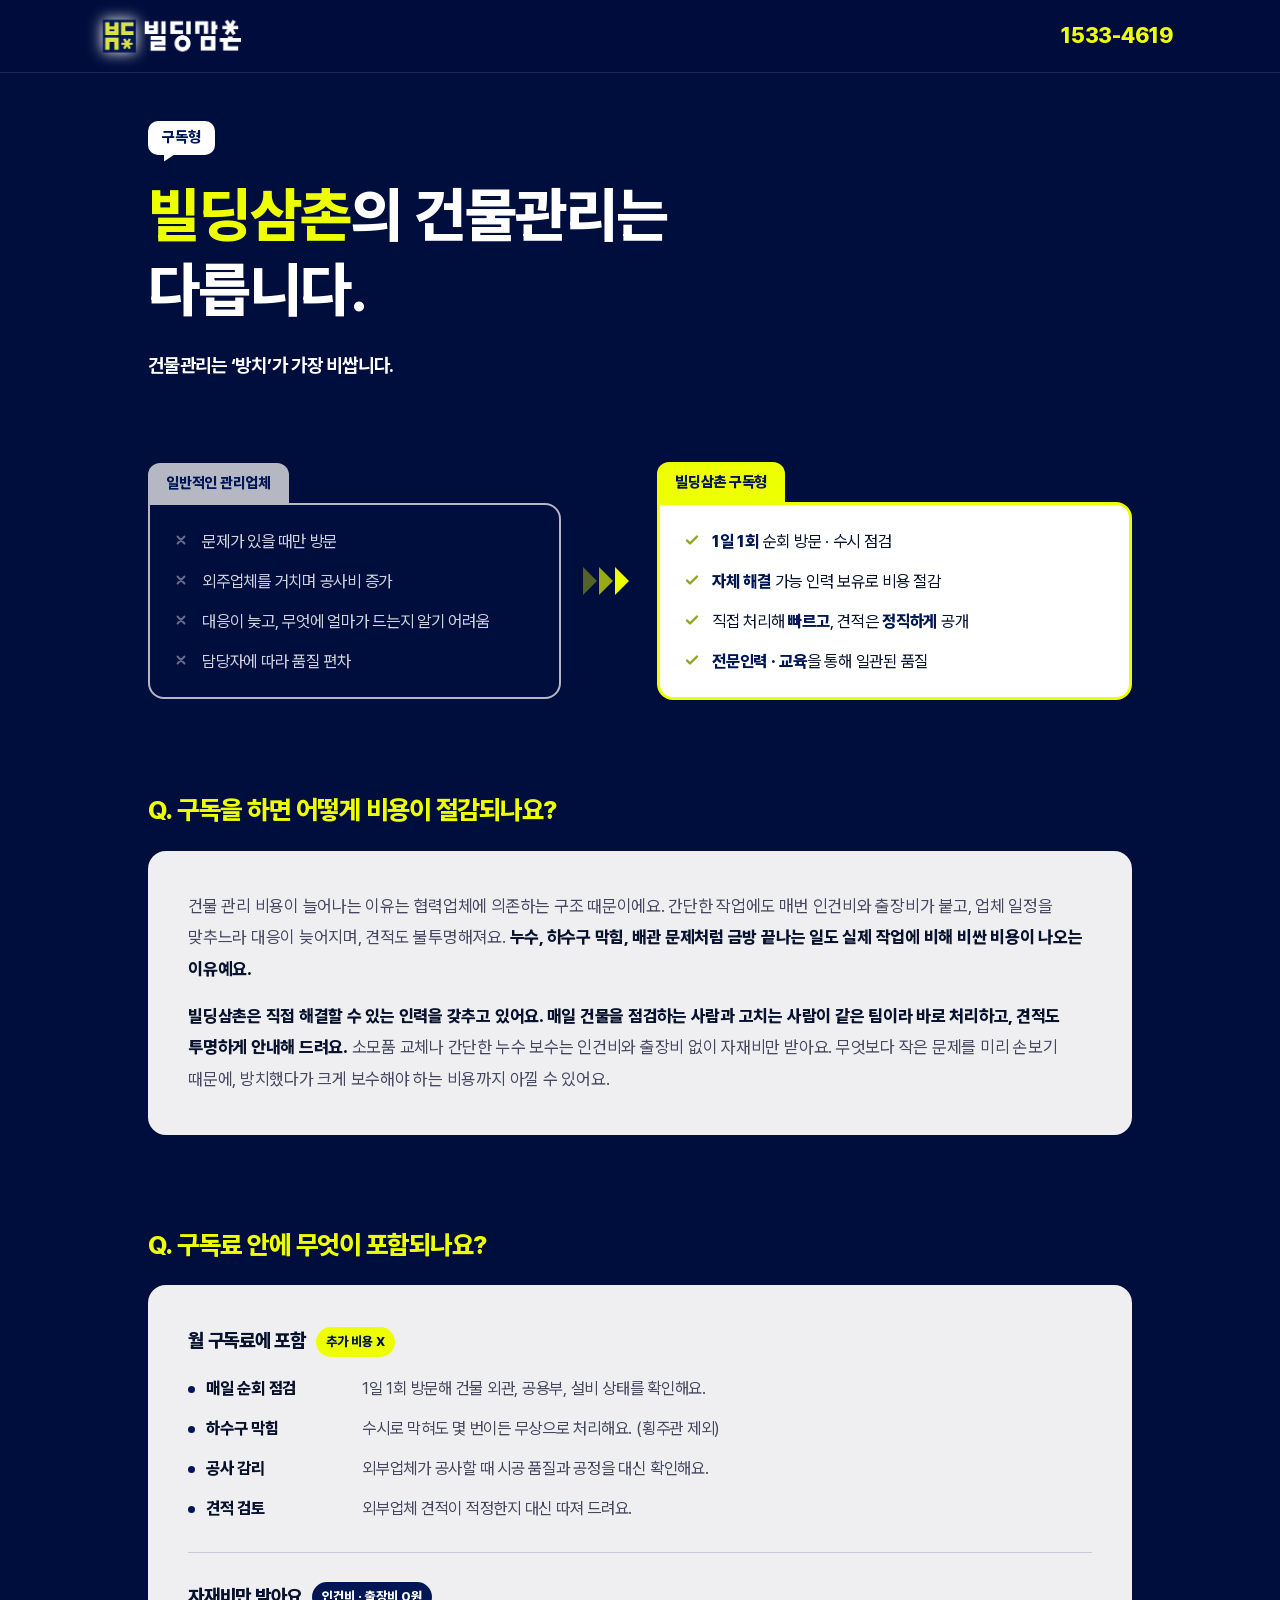
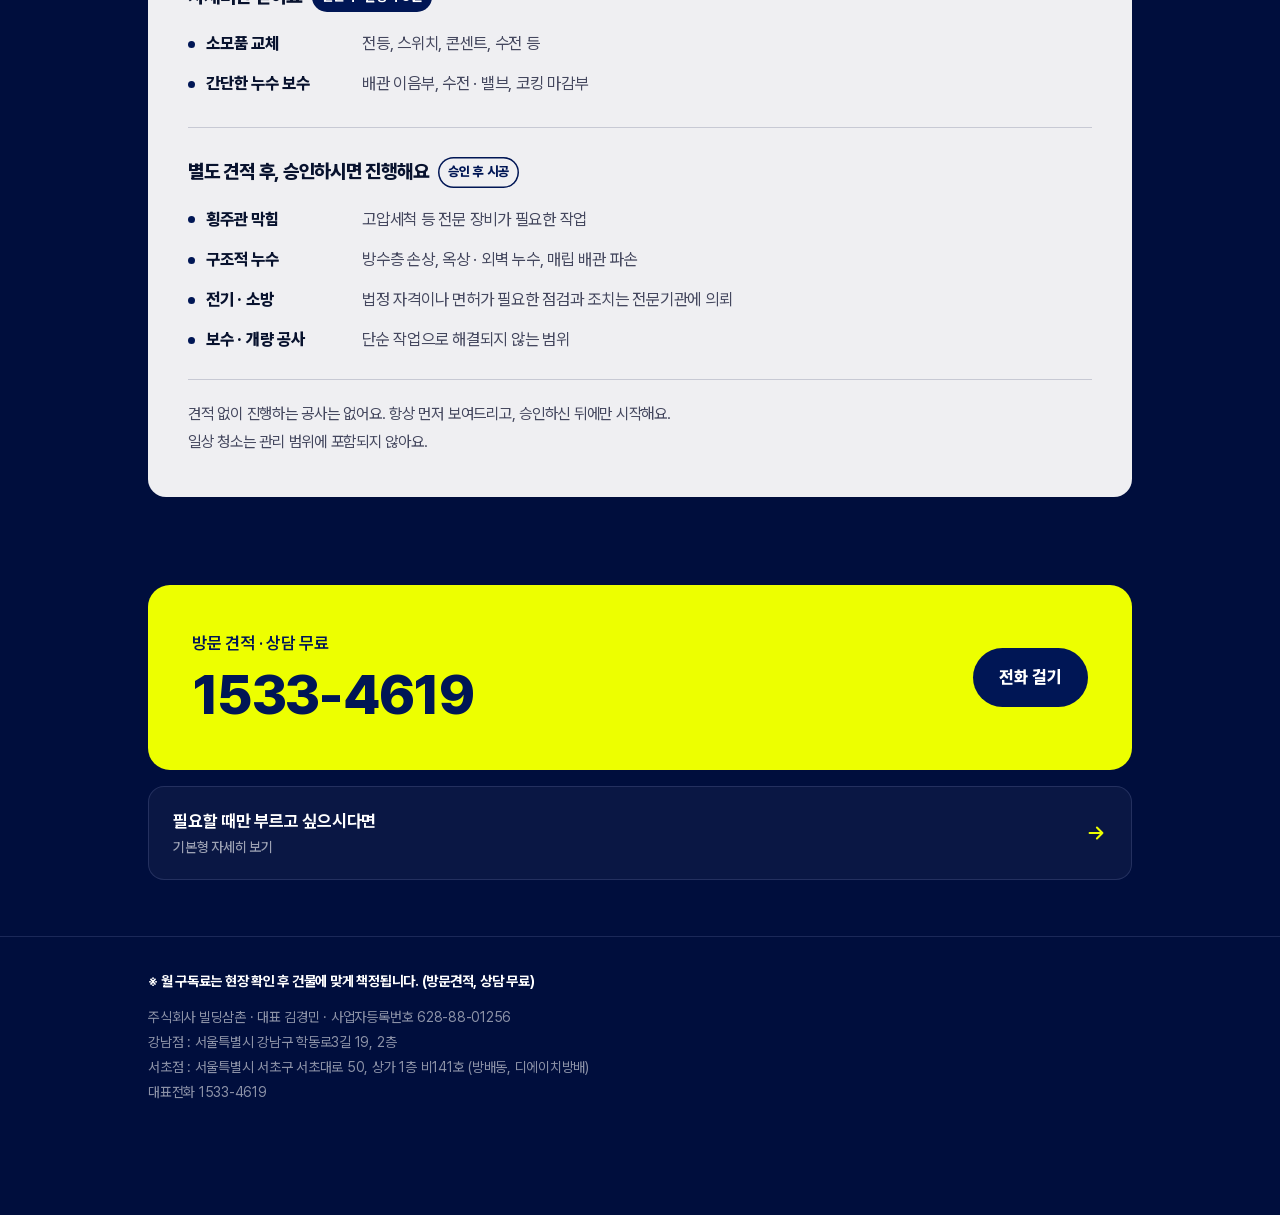
<file: care.html>
<!doctype html>
<html lang="ko">
<head>
<meta charset="utf-8">
<link rel="icon" type="image/png" href="assets/favicon.png">
<link rel="apple-touch-icon" href="assets/apple-touch-icon.png">

<meta name="viewport" content="width=device-width, initial-scale=1, viewport-fit=cover">
<title>전담 관리(구독형) | 빌딩삼촌</title>
<meta name="description" content="문제가 생긴 뒤에 부르는 관리가 아닌, 문제를 미리 막는 관리. 매일 순회 점검부터 하수구 막힘 무상 처리까지. 월 구독료는 현장 확인 후 건물에 맞게 책정됩니다.">
<link rel="canonical" href="https://www.buildingsamchon.com/care.html">
<meta property="og:type" content="website">
<meta property="og:site_name" content="빌딩삼촌">
<meta property="og:url" content="https://www.buildingsamchon.com/care.html">
<meta property="og:title" content="전담 관리(구독형) | 빌딩삼촌">
<meta property="og:description" content="문제가 생긴 뒤에 부르는 관리가 아닌, 문제를 미리 막는 관리. 매일 순회 점검부터 하수구 막힘 무상 처리까지. 월 구독료는 현장 확인 후 건물에 맞게 책정됩니다.">
<meta property="og:image" content="https://www.buildingsamchon.com/og-image.png">
<meta name="theme-color" content="#000E3D">
<link rel="stylesheet" href="assets/sub.css?v=10">
</head>
<body>
<header class="hd"><div class="wrap hd-in">
  <a class="logo" href="index.html" aria-label="빌딩삼촌 홈으로"><img src="assets/logo.png" alt="빌딩삼촌"></a>
  <a class="hd-tel" href="tel:15334619">1533-4619</a>
</div></header>
<main>
<section class="hero"><div class="wrap">
  <span class="tag-bubble">구독형</span>
  <h1><em>빌딩삼촌</em>의 건물관리는<br>다릅니다.</h1>
  <p class="sub"><b>건물관리는 ‘방치’가 가장 비쌉니다.</b></p>
</div></section>
<section class="sec"><div class="wrap">
  <div class="vs rv wait">
    <div class="vs-col o"><span class="vs-tab">일반적인 관리업체</span><div class="vs-body"><ul>
      <li><svg width="14" height="14" viewBox="0 0 16 16" aria-hidden="true"><path d="M4 4l8 8M12 4l-8 8" fill="none" stroke="currentColor" stroke-width="2.2" stroke-linecap="round"/></svg>문제가 있을 때만 방문</li>
      <li><svg width="14" height="14" viewBox="0 0 16 16" aria-hidden="true"><path d="M4 4l8 8M12 4l-8 8" fill="none" stroke="currentColor" stroke-width="2.2" stroke-linecap="round"/></svg>외주업체를 거치며 공사비 증가</li>
      <li><svg width="14" height="14" viewBox="0 0 16 16" aria-hidden="true"><path d="M4 4l8 8M12 4l-8 8" fill="none" stroke="currentColor" stroke-width="2.2" stroke-linecap="round"/></svg>대응이 늦고, 무엇에 얼마가 드는지 알기 어려움</li>
      <li><svg width="14" height="14" viewBox="0 0 16 16" aria-hidden="true"><path d="M4 4l8 8M12 4l-8 8" fill="none" stroke="currentColor" stroke-width="2.2" stroke-linecap="round"/></svg>담당자에 따라 품질 편차</li></ul></div></div>
    <div class="vs-arrow" aria-hidden="true"><svg viewBox="0 0 56 36"><path d="M2 4l14 14L2 32z" fill="currentColor" opacity=".35"/><path d="M18 4l14 14-14 14z" fill="currentColor" opacity=".65"/><path d="M34 4l14 14-14 14z" fill="currentColor"/></svg></div>
    <div class="vs-col u"><span class="vs-tab">빌딩삼촌 구독형</span><div class="vs-body"><ul>
      <li><svg width="16" height="16" viewBox="0 0 16 16" aria-hidden="true"><path d="M3 8.5l3 3 7-7" fill="none" stroke="currentColor" stroke-width="2.4" stroke-linecap="round" stroke-linejoin="round"/></svg><span><b>1일 1회</b> 순회 방문 · 수시 점검</span></li>
      <li><svg width="16" height="16" viewBox="0 0 16 16" aria-hidden="true"><path d="M3 8.5l3 3 7-7" fill="none" stroke="currentColor" stroke-width="2.4" stroke-linecap="round" stroke-linejoin="round"/></svg><span><b>자체 해결</b> 가능 인력 보유로 비용 절감</span></li>
      <li><svg width="16" height="16" viewBox="0 0 16 16" aria-hidden="true"><path d="M3 8.5l3 3 7-7" fill="none" stroke="currentColor" stroke-width="2.4" stroke-linecap="round" stroke-linejoin="round"/></svg><span>직접 처리해 <b>빠르고</b>, 견적은 <b>정직하게</b> 공개</span></li>
      <li><svg width="16" height="16" viewBox="0 0 16 16" aria-hidden="true"><path d="M3 8.5l3 3 7-7" fill="none" stroke="currentColor" stroke-width="2.4" stroke-linecap="round" stroke-linejoin="round"/></svg><span><b>전문인력 · 교육</b>을 통해 일관된 품질</span></li></ul></div></div>
  </div>
</div></section>
<section class="sec"><div class="wrap">
  <h2 class="q rv wait">Q. 구독을 하면 어떻게 비용이 절감되나요?</h2>
  <div class="box rv wait">
    <p>건물 관리 비용이 늘어나는 이유는 협력업체에 의존하는 구조 때문이에요. 간단한 작업에도 매번 인건비와 출장비가 붙고, 업체 일정을 맞추느라 대응이 늦어지며, 견적도 불투명해져요. <b>누수, 하수구 막힘, 배관 문제처럼 금방 끝나는 일도 실제 작업에 비해 비싼 비용이 나오는 이유예요.</b></p>
    <p><b>빌딩삼촌은 직접 해결할 수 있는 인력을 갖추고 있어요. 매일 건물을 점검하는 사람과 고치는 사람이 같은 팀이라 바로 처리하고, 견적도 투명하게 안내해 드려요.</b> 소모품 교체나 간단한 누수 보수는 인건비와 출장비 없이 자재비만 받아요. 무엇보다 작은 문제를 미리 손보기 때문에, 방치했다가 크게 보수해야 하는 비용까지 아낄 수 있어요.</p>
  </div>
</div></section>
<section class="sec"><div class="wrap">
  <h2 class="q rv wait">Q. 구독료 안에 무엇이 포함되나요?</h2>
  <div class="box rv wait">
    <div class="tier"><h3>월 구독료에 포함<span class="chip y">추가 비용 X</span></h3><ul><li><b>매일 순회 점검</b><span>1일 1회 방문해 건물 외관, 공용부, 설비 상태를 확인해요.</span></li><li><b>하수구 막힘</b><span>수시로 막혀도 몇 번이든 무상으로 처리해요. (횡주관 제외)</span></li><li><b>공사 감리</b><span>외부업체가 공사할 때 시공 품질과 공정을 대신 확인해요.</span></li><li><b>견적 검토</b><span>외부업체 견적이 적정한지 대신 따져 드려요.</span></li></ul></div><div class="tier"><h3>자재비만 받아요<span class="chip ">인건비 · 출장비 0원</span></h3><ul><li><b>소모품 교체</b><span>전등, 스위치, 콘센트, 수전 등</span></li><li><b>간단한 누수 보수</b><span>배관 이음부, 수전 · 밸브, 코킹 마감부</span></li></ul></div><div class="tier"><h3>별도 견적 후, 승인하시면 진행해요<span class="chip o">승인 후 시공</span></h3><ul><li><b>횡주관 막힘</b><span>고압세척 등 전문 장비가 필요한 작업</span></li><li><b>구조적 누수</b><span>방수층 손상, 옥상 · 외벽 누수, 매립 배관 파손</span></li><li><b>전기 · 소방</b><span>법정 자격이나 면허가 필요한 점검과 조치는 전문기관에 의뢰</span></li><li><b>보수 · 개량 공사</b><span>단순 작업으로 해결되지 않는 범위</span></li></ul></div>
    <p class="fine">견적 없이 진행하는 공사는 없어요. 항상 먼저 보여드리고, 승인하신 뒤에만 시작해요.<br>일상 청소는 관리 범위에 포함되지 않아요.</p>
  </div>
</div></section>
<section class="cta"><div class="wrap">
  <div class="cta-card rv wait"><div><p>방문 견적 · 상담 무료</p><a class="tel" href="tel:15334619">1533-4619</a></div><a class="btn" href="tel:15334619">전화 걸기</a></div>
  <a class="cross rv wait" href="repair.html"><span>필요할 때만 부르고 싶으시다면<small>기본형 자세히 보기</small></span><svg width="22" height="22" viewBox="0 0 24 24" aria-hidden="true"><path d="M5 12h14M13 6l6 6-6 6" fill="none" stroke="currentColor" stroke-width="2.2" stroke-linecap="round" stroke-linejoin="round"/></svg></a>
</div></section>
</main>
<footer class="ft"><div class="wrap">
  <p class="note2">※ 월 구독료는 현장 확인 후 건물에 맞게 책정됩니다. (방문견적, 상담 무료)</p>
  <p>주식회사 빌딩삼촌 · 대표 김경민 · 사업자등록번호 628-88-01256</p>
  <p>강남점 : 서울특별시 강남구 학동로3길 19, 2층</p>
  <p>서초점 : 서울특별시 서초구 서초대로 50, 상가 1층 비141호 (방배동, 디에이치방배)</p>
  <p>대표전화 1533-4619</p>
</div></footer>
<a class="mcall" href="tel:15334619">전화 상담 1533-4619</a>
<script>
(function(){
  var els=[].slice.call(document.querySelectorAll('.rv'));
  if(!('IntersectionObserver' in window)||matchMedia('(prefers-reduced-motion: reduce)').matches){els.forEach(function(e){e.classList.remove('wait')});return;}
  els.forEach(function(e){if(e.getBoundingClientRect().top<innerHeight*.92)e.classList.remove('wait')});
  var io=new IntersectionObserver(function(en){en.forEach(function(x){if(x.isIntersecting){x.target.classList.remove('wait');io.unobserve(x.target)}})},{rootMargin:'0px 0px -8% 0px'});
  els.forEach(function(e){if(e.classList.contains('wait'))io.observe(e)});
})();
</script>
</body>
</html>
</file>
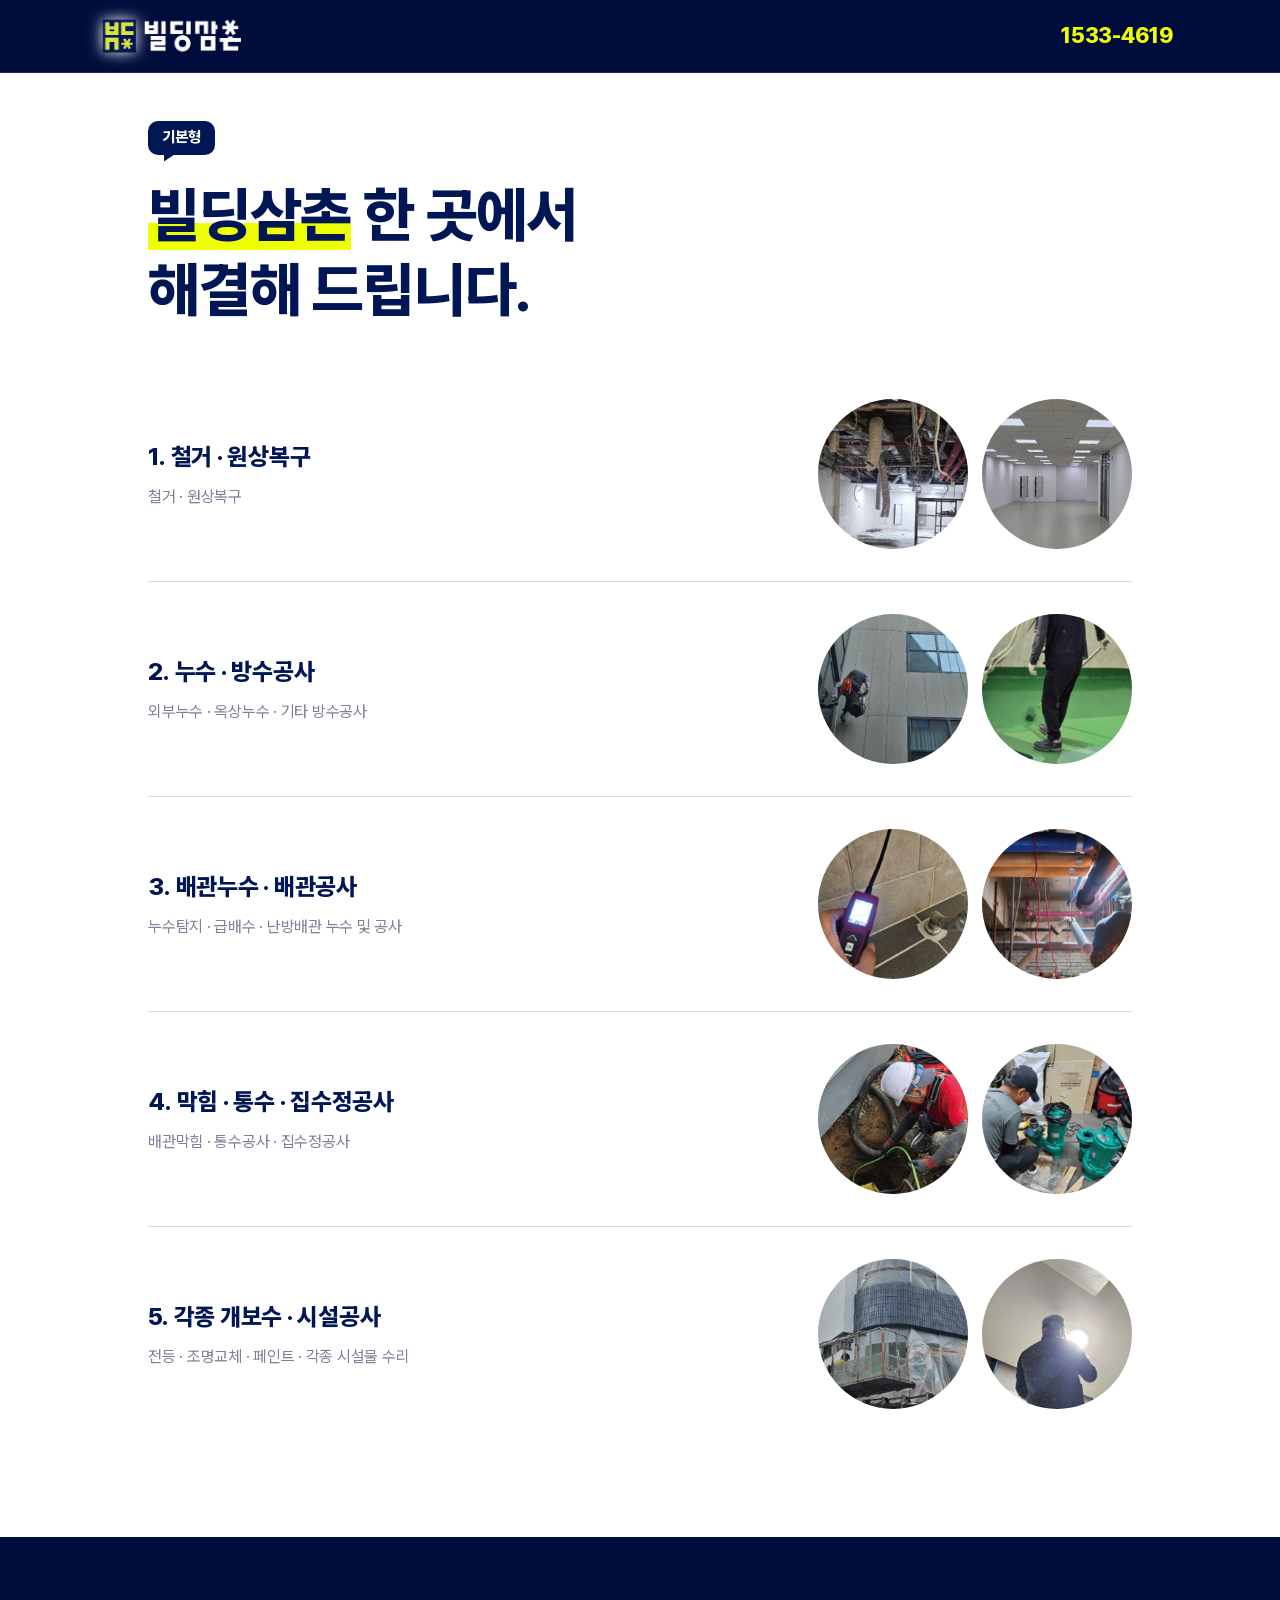
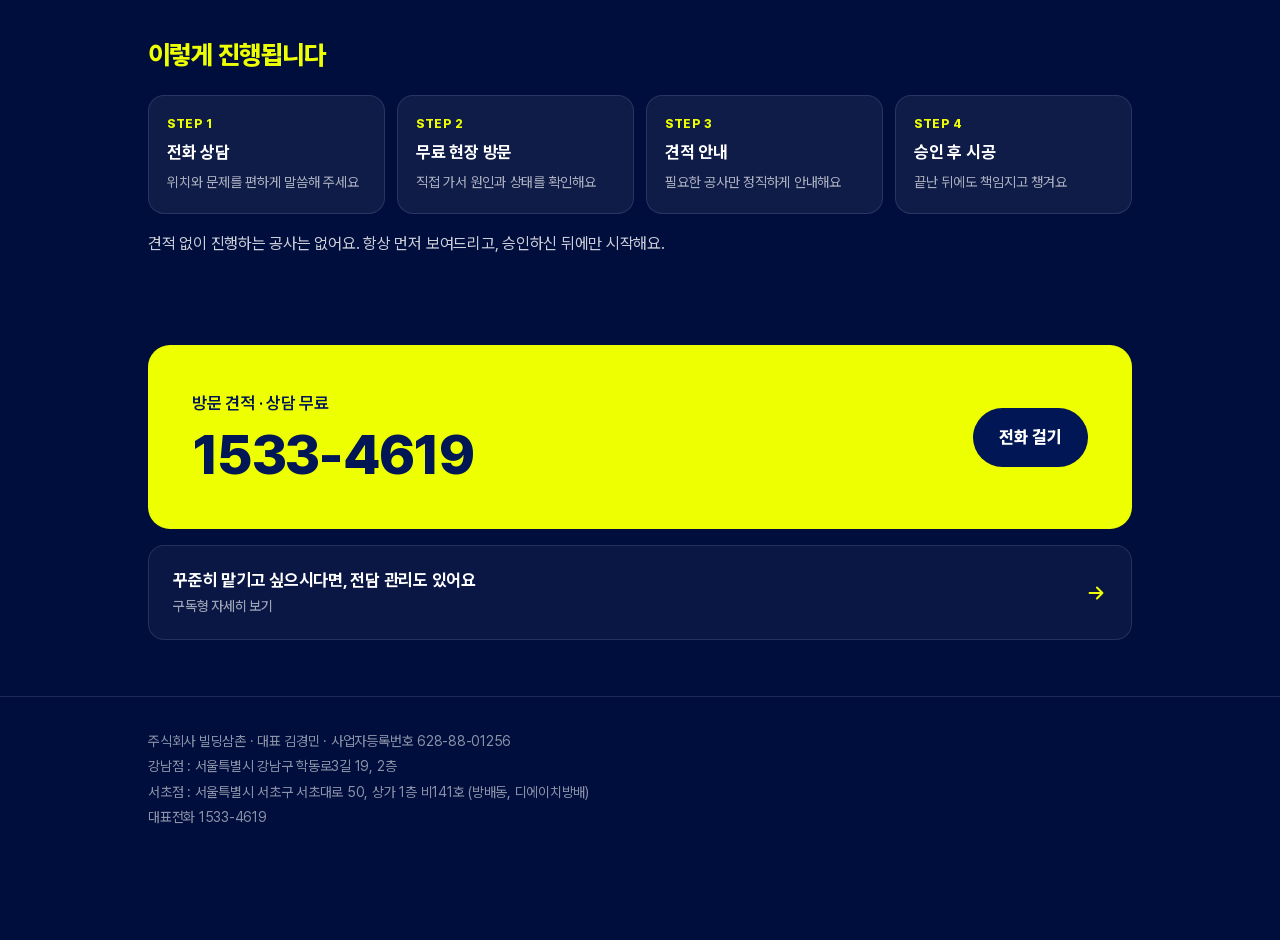
<file: repair.html>
<!doctype html>
<html lang="ko">
<head>
<meta charset="utf-8">
<link rel="icon" type="image/png" href="assets/favicon.png">
<link rel="apple-touch-icon" href="assets/apple-touch-icon.png">

<meta name="viewport" content="width=device-width, initial-scale=1, viewport-fit=cover">
<title>필요할 때 수리 | 빌딩삼촌</title>
<meta name="description" content="철거 · 누수 · 배관 · 막힘 · 개보수까지, 건물에서 생기는 시설 문제를 빌딩삼촌이 한 곳에서 해결해 드립니다. 무료상담 1533-4619">
<link rel="canonical" href="https://www.buildingsamchon.com/repair.html">
<meta property="og:type" content="website">
<meta property="og:site_name" content="빌딩삼촌">
<meta property="og:url" content="https://www.buildingsamchon.com/repair.html">
<meta property="og:title" content="필요할 때 수리 | 빌딩삼촌">
<meta property="og:description" content="철거 · 누수 · 배관 · 막힘 · 개보수까지, 건물에서 생기는 시설 문제를 빌딩삼촌이 한 곳에서 해결해 드립니다. 무료상담 1533-4619">
<meta property="og:image" content="https://www.buildingsamchon.com/og-image.png">
<meta name="theme-color" content="#000E3D">
<link rel="stylesheet" href="assets/sub.css?v=10">
</head>
<body>
<header class="hd"><div class="wrap hd-in">
  <a class="logo" href="index.html" aria-label="빌딩삼촌 홈으로"><img src="assets/logo.png" alt="빌딩삼촌"></a>
  <a class="hd-tel" href="tel:15334619">1533-4619</a>
</div></header>
<main>
<section class="hero hero-r"><div class="wrap">
  <span class="tag-bubble">기본형</span>
  <h1><em>빌딩삼촌</em> 한 곳에서<br>해결해 드립니다.</h1>
</div></section>
<section class="sec-white"><div class="wrap">
  <div class="works">
    <div class="work rv wait"><div><h3><span>1.</span>철거 · 원상복구</h3><p>철거 · 원상복구</p></div><div class="pics"><img src="assets/work1-1.jpg" alt="철거 · 원상복구 작업 현장 사진 1" loading="lazy" width="634" height="418"><img src="assets/work1-2.jpg" alt="철거 · 원상복구 작업 현장 사진 2" loading="lazy" width="634" height="418"></div></div>
    <div class="work rv wait"><div><h3><span>2.</span>누수 · 방수공사</h3><p>외부누수 · 옥상누수 · 기타 방수공사</p></div><div class="pics"><img src="assets/work2-1.jpg" alt="누수 · 방수공사 작업 현장 사진 1" loading="lazy" width="634" height="418"><img src="assets/work2-2.jpg" alt="누수 · 방수공사 작업 현장 사진 2" loading="lazy" width="634" height="418"></div></div>
    <div class="work rv wait"><div><h3><span>3.</span>배관누수 · 배관공사</h3><p>누수탐지 · 급배수 · 난방배관 누수 및 공사</p></div><div class="pics"><img src="assets/work3-1.jpg" alt="배관누수 · 배관공사 작업 현장 사진 1" loading="lazy" width="634" height="418"><img src="assets/work3-2.jpg" alt="배관누수 · 배관공사 작업 현장 사진 2" loading="lazy" width="634" height="418"></div></div>
    <div class="work rv wait"><div><h3><span>4.</span>막힘 · 통수 · 집수정공사</h3><p>배관막힘 · 통수공사 · 집수정공사</p></div><div class="pics"><img src="assets/work4-1.jpg" alt="막힘 · 통수 · 집수정공사 작업 현장 사진 1" loading="lazy" width="634" height="418"><img src="assets/work4-2.jpg" alt="막힘 · 통수 · 집수정공사 작업 현장 사진 2" loading="lazy" width="634" height="418"></div></div>
    <div class="work rv wait"><div><h3><span>5.</span>각종 개보수 · 시설공사</h3><p>전등 · 조명교체 · 페인트 · 각종 시설물 수리</p></div><div class="pics"><img src="assets/work5-1.jpg" alt="각종 개보수 · 시설공사 작업 현장 사진 1" loading="lazy" width="634" height="418"><img src="assets/work5-2.jpg" alt="각종 개보수 · 시설공사 작업 현장 사진 2" loading="lazy" width="634" height="418"></div></div>
  </div>
</div></section>
<section class="sec"><div class="wrap">
  <h2 class="q rv wait">이렇게 진행됩니다</h2>
  <ol class="steps rv wait">
    <li><small>STEP 1</small><b>전화 상담</b><span>위치와 문제를 편하게 말씀해 주세요</span></li>
    <li><small>STEP 2</small><b>무료 현장 방문</b><span>직접 가서 원인과 상태를 확인해요</span></li>
    <li><small>STEP 3</small><b>견적 안내</b><span>필요한 공사만 정직하게 안내해요</span></li>
    <li><small>STEP 4</small><b>승인 후 시공</b><span>끝난 뒤에도 책임지고 챙겨요</span></li>
  </ol>
  <p class="note rv wait">견적 없이 진행하는 공사는 없어요. 항상 먼저 보여드리고, 승인하신 뒤에만 시작해요.</p>
</div></section>
<section class="cta"><div class="wrap">
  <div class="cta-card rv wait"><div><p>방문 견적 · 상담 무료</p><a class="tel" href="tel:15334619">1533-4619</a></div><a class="btn" href="tel:15334619">전화 걸기</a></div>
  <a class="cross rv wait" href="care.html"><span>꾸준히 맡기고 싶으시다면, 전담 관리도 있어요<small>구독형 자세히 보기</small></span><svg width="22" height="22" viewBox="0 0 24 24" aria-hidden="true"><path d="M5 12h14M13 6l6 6-6 6" fill="none" stroke="currentColor" stroke-width="2.2" stroke-linecap="round" stroke-linejoin="round"/></svg></a>
</div></section>
</main>
<footer class="ft"><div class="wrap">
  
  <p>주식회사 빌딩삼촌 · 대표 김경민 · 사업자등록번호 628-88-01256</p>
  <p>강남점 : 서울특별시 강남구 학동로3길 19, 2층</p>
  <p>서초점 : 서울특별시 서초구 서초대로 50, 상가 1층 비141호 (방배동, 디에이치방배)</p>
  <p>대표전화 1533-4619</p>
</div></footer>
<a class="mcall" href="tel:15334619">전화 상담 1533-4619</a>
<script>
(function(){
  var els=[].slice.call(document.querySelectorAll('.rv'));
  if(!('IntersectionObserver' in window)||matchMedia('(prefers-reduced-motion: reduce)').matches){els.forEach(function(e){e.classList.remove('wait')});return;}
  els.forEach(function(e){if(e.getBoundingClientRect().top<innerHeight*.92)e.classList.remove('wait')});
  var io=new IntersectionObserver(function(en){en.forEach(function(x){if(x.isIntersecting){x.target.classList.remove('wait');io.unobserve(x.target)}})},{rootMargin:'0px 0px -8% 0px'});
  els.forEach(function(e){if(e.classList.contains('wait'))io.observe(e)});
})();
</script>
</body>
</html>
</file>
<file: assets/sub.css>
@font-face{font-family:"Pretendard";src:url(pretendard.woff2) format("woff2");font-weight:100 900;font-display:swap}
:root{
  --night:#000E3D; --navy:#001655; --navy-2:#0A2370; --line-d:rgba(190,200,255,.14);
  --card:#EFEFF2; --white:#fff; --ink:#08122E; --ink-2:#44475E; --ink-3:#7E8196; --line:#D8DAE3;
  --yellow:#EDFF00; --lime:#EDFF00;
  --f:"Pretendard","Apple SD Gothic Neo","Malgun Gothic",system-ui,sans-serif;
  --gut:clamp(20px,5vw,48px); --max:1080px;
  color-scheme:dark;
}
*{box-sizing:border-box}
html{scroll-behavior:smooth}
body{margin:0;background:var(--night);color:#fff;font-family:var(--f);font-size:16px;line-height:1.7;letter-spacing:-.015em;-webkit-font-smoothing:antialiased;word-break:keep-all;overflow-x:hidden}
a{color:inherit;text-decoration:none}
img{display:block;max-width:100%;height:auto}
h1,h2,h3,p{margin:0}
h1,h2,h3{text-wrap:balance}
.wrap{max-width:var(--max);margin:0 auto;padding-inline:var(--gut)}
:focus-visible{outline:3px solid var(--yellow);outline-offset:3px;border-radius:6px}

/* header */
.hd{position:sticky;top:0;z-index:50;background:rgba(0,14,61,.96);backdrop-filter:blur(12px);-webkit-backdrop-filter:blur(12px);border-bottom:1px solid var(--line-d);padding-top:env(safe-area-inset-top,0px)}
.hd-in{display:flex;align-items:center;justify-content:space-between;gap:16px;height:68px}
.hd .logo img{height:56px;width:auto;margin-left:-16px}
.hd-tel{display:inline-flex;align-items:center;gap:8px;font-weight:800;font-size:22px;color:var(--yellow);letter-spacing:-.01em;white-space:nowrap}
.back{display:inline-flex;align-items:center;gap:6px;margin-top:28px;font-size:15px;font-weight:600;color:rgba(255,255,255,.65)}
.back:hover{color:#fff}

/* hero */
.hero{padding-block:48px 56px}
.kicker{display:block;font-size:17px;font-weight:700;color:var(--yellow);letter-spacing:-.03em}
.hero h1{margin-top:18px;font-size:clamp(34px,6vw,60px);line-height:1.25;font-weight:800;letter-spacing:-.02em}
.hero h1 em{font-style:normal;color:var(--yellow)}
.hero .sub{margin-top:22px;font-size:clamp(17px,1.6vw,19px);color:rgba(255,255,255,.85);line-height:1.75}
.hero .sub b{color:#fff}

/* section */
.sec{padding-block:24px 64px}
.q{font-size:clamp(21px,2.4vw,26px);font-weight:800;color:var(--yellow);letter-spacing:-.02em}
.box{margin-top:18px;background:var(--card);color:var(--ink);border-radius:18px;padding:clamp(24px,3.4vw,40px)}
.box p{font-size:17px;line-height:1.85;color:var(--ink-2)}
.box p+p{margin-top:16px}
.box p b{color:var(--ink);font-weight:800}

/* tiers */
.tier+.tier{margin-top:30px;padding-top:28px;border-top:1px solid var(--line)}
.tier h3{display:flex;flex-wrap:wrap;align-items:center;gap:8px 10px;font-size:19px;font-weight:800;color:var(--ink)}
.chip{font-size:13px;font-weight:800;padding:4px 10px;border-radius:999px;background:var(--navy);color:#fff;letter-spacing:0}
.chip.y{background:var(--yellow);color:var(--navy)}
.chip.o{background:transparent;color:var(--navy);box-shadow:inset 0 0 0 1.5px var(--navy)}
.tier ul{list-style:none;margin:16px 0 0;padding:0;display:grid;gap:12px}
.tier li{display:grid;grid-template-columns:140px minmax(0,1fr);gap:4px 16px;font-size:16.5px;color:var(--ink-2)}
.tier li b{color:var(--ink);font-weight:800}
.fine{margin-top:26px;padding-top:20px;border-top:1px solid var(--line);font-size:15.5px!important;color:var(--ink-2)!important}

/* compare */
.vs{display:grid;grid-template-columns:minmax(0,1fr) auto minmax(0,1.15fr);gap:20px;align-items:center}
.vs-col{position:relative}
.vs-tab{display:inline-block;padding:8px 18px 7px;border-radius:12px 12px 0 0;font-size:15px;font-weight:800}
.vs-col.o .vs-tab{background:#B5B7C2;color:var(--navy)}
.vs-col.u .vs-tab{background:var(--lime);color:var(--navy)}
.vs-body{border-radius:0 16px 16px 16px;padding:22px 24px;display:grid;gap:12px}
.vs-col.o .vs-body{border:2px solid #B5B7C2;color:rgba(255,255,255,.82)}
.vs-col.u .vs-body{border:3px solid var(--lime);background:#fff;color:var(--ink)}
.vs-body li{list-style:none;display:grid;grid-template-columns:20px minmax(0,1fr);gap:8px;font-size:16.5px}
.vs-body ul{margin:0;padding:0;display:grid;gap:12px}
.vs-col.o svg{color:rgba(255,255,255,.4);margin-top:6px}
.vs-col.u svg{color:#8FA51C;margin-top:5px}
.vs-col.u b{font-weight:800;color:var(--navy)}
.vs-arrow{display:flex;color:var(--lime)}
.vs-arrow svg{width:56px;height:36px}

/* works */
.works{margin-top:22px;background:var(--card);color:var(--ink);border-radius:18px;padding:8px clamp(18px,3vw,36px)}
.work{display:grid;grid-template-columns:minmax(0,.9fr) minmax(0,1.3fr);gap:20px;align-items:center;padding-block:24px}
.work+.work{border-top:1px solid var(--line)}
.work h3{font-size:22px;font-weight:800;color:var(--navy)}
.work h3 span{margin-right:6px}
.work p{margin-top:6px;font-size:15.5px;color:var(--ink-3)}
.pics{display:grid;grid-template-columns:1fr 1fr;gap:8px}
.pics img{width:100%;aspect-ratio:3/2;object-fit:cover;border-radius:6px;background:#ddd}

/* steps */
.steps{margin-top:18px;list-style:none;padding:0;display:grid;grid-template-columns:repeat(4,minmax(0,1fr));gap:12px}
.steps li{background:rgba(255,255,255,.06);border:1px solid var(--line-d);border-radius:16px;padding:18px;display:grid;gap:4px}
.steps small{font-size:12px;font-weight:800;color:var(--yellow);letter-spacing:.02em}
.steps b{font-size:17px}
.steps span{font-size:14px;color:rgba(255,255,255,.65)}
.note{margin-top:16px;font-size:16px;color:rgba(255,255,255,.8)}

/* cta */
.cta{padding-block:24px 56px}
.cta-card{border-radius:22px;background:var(--yellow);color:var(--navy);padding:clamp(26px,4vw,44px);display:grid;grid-template-columns:minmax(0,1fr) auto;gap:20px;align-items:center}
.cta-card p{font-size:17px;font-weight:600}
.cta-card .tel{display:block;margin-top:6px;font-size:clamp(38px,6vw,56px);font-weight:800;letter-spacing:-.03em;line-height:1.1;white-space:nowrap}
.btn{display:inline-flex;align-items:center;justify-content:center;gap:8px;padding:15px 26px;border-radius:999px;font-weight:800;font-size:17px;background:var(--navy);color:#fff;white-space:nowrap}
.cross{display:flex;align-items:center;justify-content:space-between;gap:16px;margin-top:16px;padding:20px 24px;border-radius:16px;border:1px solid var(--line-d);background:rgba(255,255,255,.04);font-weight:700;font-size:17px;transition:border-color .2s,background .2s}
.cross:hover{border-color:var(--yellow);background:rgba(237,255,0,.06)}
.cross svg{flex:none;color:var(--yellow);transition:transform .3s}
.cross:hover svg{transform:translateX(5px)}
.cross small{display:block;font-size:14px;font-weight:500;color:rgba(255,255,255,.6)}

/* footer */
.ft{border-top:1px solid var(--line-d);padding-block:32px calc(110px + env(safe-area-inset-bottom,0px));color:rgba(255,255,255,.55);font-size:14px;line-height:1.8}
.ft .note2{font-weight:700;color:#fff;margin-bottom:10px}

/* mobile call bar */
.mcall{position:fixed;left:20px;right:20px;bottom:calc(14px + env(safe-area-inset-bottom,0px));z-index:45;display:none;align-items:center;justify-content:center;gap:10px;padding:16px;border-radius:999px;background:var(--yellow);color:var(--navy);font-weight:800;font-size:17.5px;box-shadow:0 10px 30px rgba(0,0,0,.4)}

/* reveal */
.rv{transition:opacity .8s cubic-bezier(.2,.8,.2,1),transform .8s cubic-bezier(.2,.8,.2,1)}
.rv.wait{opacity:0;transform:translateY(28px)}
@media (prefers-reduced-motion:reduce){*{animation:none!important;transition:none!important}.rv.wait{opacity:1;transform:none}}

@media (max-width:820px){
  .vs{grid-template-columns:minmax(0,1fr)}
  .vs-arrow{justify-content:center;transform:rotate(90deg)}
  .work{grid-template-columns:minmax(0,1fr);gap:14px}
  .steps{grid-template-columns:repeat(2,minmax(0,1fr))}
}
@media (max-width:640px){
  .hd-in{height:60px}
  .hd .logo img{height:48px;margin-left:-14px}
  .hd-tel{font-size:18px}
  .hero{padding-block:36px 44px}
  .kicker{font-size:16px}
  .hero h1{line-height:1.3}
  .tier li{grid-template-columns:minmax(0,1fr);gap:2px}
  .box p{font-size:16.5px}
  .cta-card{grid-template-columns:minmax(0,1fr)}
  .cta-card .btn{width:100%}
  .mcall{display:flex}
}
@media (max-width:360px){
  .hero h1{font-size:30px}
  .cta-card .tel{font-size:36px}
  .hd-tel{font-size:16px}
}

/* tag bubble */
.tag-bubble{position:relative;display:inline-block;padding:7px 14px;border-radius:10px;background:#fff;color:var(--navy);font-size:15px;font-weight:800;letter-spacing:-.01em;line-height:1.3}
.tag-bubble::after{content:"";position:absolute;left:16px;bottom:-7px;width:12px;height:8px;background:#fff;clip-path:polygon(0 0,100% 0,0 100%)}
.hero h1{margin-top:22px}
.hero-r{padding-bottom:64px}
/* repair works on white */
.sec-white{background:#fff;color:var(--ink);padding-block:clamp(56px,8vw,96px)}
.sec-white .works{margin:0;background:none;border-radius:0;padding:0}
.sec-white .work{grid-template-columns:minmax(0,1fr) auto;gap:24px;padding-block:32px}
.sec-white .work+.work{border-top:1px solid var(--line)}
.sec-white .work h3{font-size:24px}
.sec-white .work p{font-size:16px}
.sec-white .pics{grid-template-columns:auto auto;gap:14px}
.sec-white .pics img{width:150px;height:150px;aspect-ratio:1;border-radius:50%;object-fit:cover;box-shadow:0 0 0 4px #fff,0 0 0 5px var(--line)}
.sec-white + .sec{padding-top:clamp(56px,8vw,96px)}
@media (max-width:820px){
  .sec-white .work{grid-template-columns:minmax(0,1fr)}
  .sec-white .pics{justify-content:start}
}
@media (max-width:640px){
  .sec-white .work{padding-block:28px;gap:16px}
  .sec-white .work h3{font-size:21px}
  .sec-white .pics img{width:min(40vw,150px);height:min(40vw,150px)}
}
/* repair: plain circles, white hero */
.sec-white .pics img{box-shadow:none!important}
.hero-r{background:#fff;color:var(--ink);padding-bottom:16px}
.hero-r h1{color:var(--navy)}
.hero-r h1 em{color:var(--navy);background:linear-gradient(transparent 62%,var(--yellow) 62%)}
.hero-r .tag-bubble{background:var(--navy);color:#fff}
.hero-r .tag-bubble::after{background:var(--navy)}
.hero-r + .sec-white{padding-top:24px}
/* tiers: bullets + clear dividers */
.tier li{position:relative;padding-left:18px}
.tier li::before{content:"";position:absolute;left:0;top:.72em;width:7px;height:7px;border-radius:50%;background:var(--navy)}
.tier+.tier{border-top:1.5px solid #C7C9D4}
.fine{border-top:1.5px solid #C7C9D4}
/* mobile text +20% */
@media (max-width:640px){
  .tag-bubble{font-size:18px}
  .hero h1{font-size:40px}
  .hero .sub{font-size:20.5px}
  .q{font-size:25px}
  .box p{font-size:19.8px}
  .tier h3{font-size:22.8px}
  .chip{font-size:15.5px}
  .tier li{font-size:19.8px;gap:4px}
  .fine{font-size:18.6px!important}
  .vs-tab{font-size:18px}
  .vs-body li{font-size:19.8px}
  .sec-white .work h3{font-size:25px}
  .sec-white .work p{font-size:19.2px}
  .steps small{font-size:14.4px}
  .steps b{font-size:20.4px}
  .steps span{font-size:16.8px}
  .note{font-size:19.2px}
  .cta-card p{font-size:20.4px}
  .btn{font-size:20.4px}
  .cross{font-size:20.4px}
  .cross small{font-size:16.8px}
  .ft{font-size:16.8px}
  .mcall{font-size:20px}
  .tier+.tier{margin-top:34px;padding-top:32px}
}
@media (max-width:360px){.hero h1{font-size:34px}}
@media (max-width:640px){.sec-white .work h3{font-size:21.3px}}

.hd .logo{flex:none}
.hd .logo img{width:auto!important;max-width:none!important;object-fit:contain}

/* header identical to main page */
.hd .wrap{max-width:1180px;padding-inline:clamp(24px,5vw,56px)}
.hd-in{height:72px}
.hd .logo img{height:70px!important;margin-left:-22px}
@media (max-width:760px){
  .hd-in{height:60px}
  .hd .logo img{height:52px!important;margin-left:-14px}
}
@media (max-width:360px){.hd .wrap{padding-inline:20px}}
</file>
